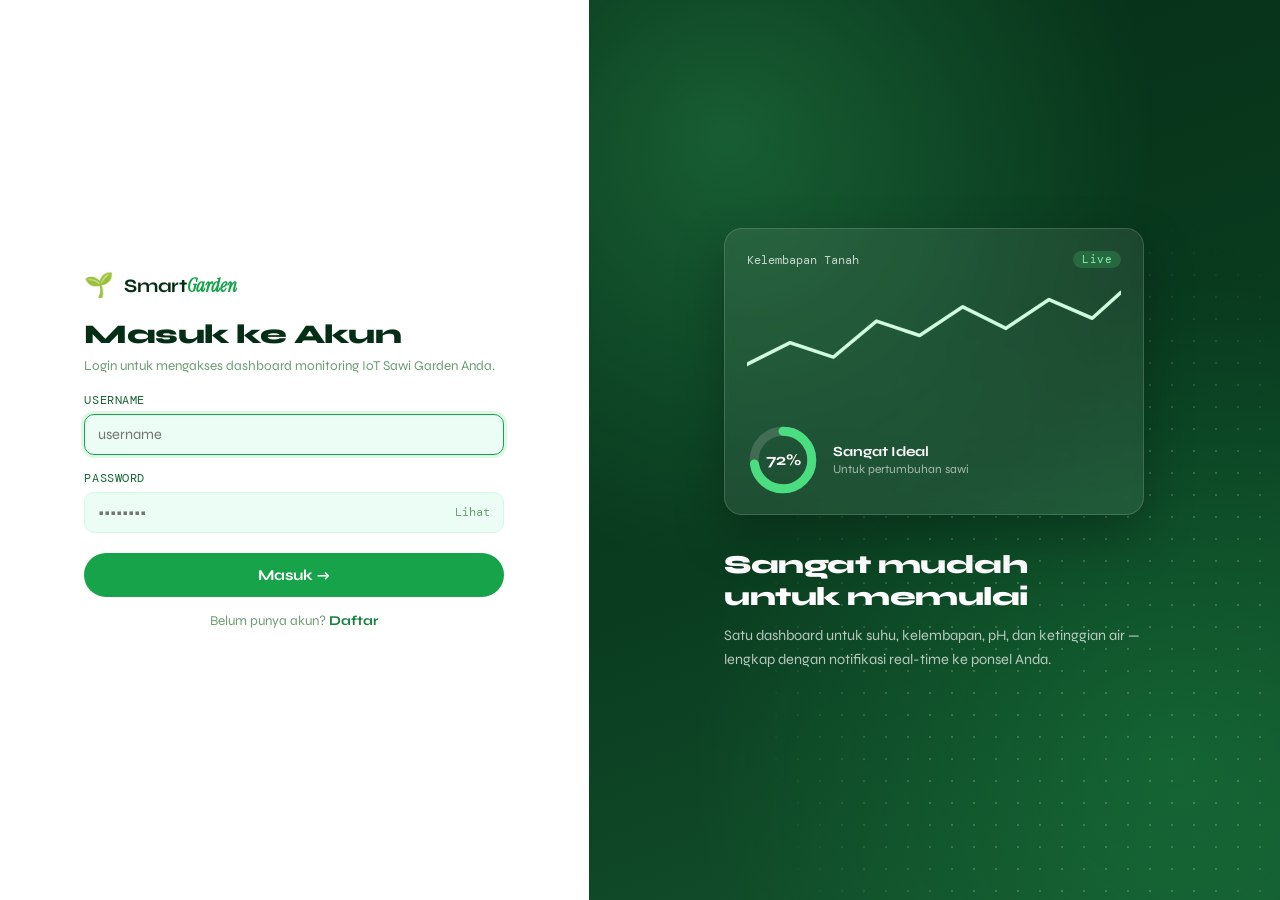
<file: index.html>
<!DOCTYPE html>
<html lang="id">
<head>
<meta charset="UTF-8" />
<title>SmartGarden</title>
<script>
  // Titik masuk situs: lempar ke dashboard kalau sudah login,
  // atau ke halaman login kalau belum.
  window.location.replace(
    localStorage.getItem('sgAuthToken') ? 'dashboard.html' : 'login.html'
  );
</script>
</head>
<body></body>
</html>
</file>
<file: auth-style.css>
:root {
  --green-100: #f0fdf4;
  --green-200: #bbf7d0;
  --green-300: #86efac;
  --green-400: #22c55e;
  --green-500: #16a34a;
  --green-600: #15803d;
  --green-700: #14532d;
  --green-900: #052e16;
  --red-500: #ef4444;
  --bg: #f0fdf4;
  --bg2: #ecfdf5;
  --surface: #ffffff;
  --border: #d1fae5;
  --border2: #a7f3d0;
  --text-primary: #052e16;
  --text-secondary: #166534;
  --text-muted: #6b9e73;
  --mono: "DM Mono", monospace;
  --display: "Syne", sans-serif;
  --serif: "Instrument Serif", serif;
  --radius: 20px;
  --radius-sm: 10px;
  --shadow: 0 4px 24px rgba(22, 101, 52, 0.1);
}
*,
*::before,
*::after {
  box-sizing: border-box;
  margin: 0;
  padding: 0;
}
html,
body {
  height: 100%;
}
body {
  min-height: 100vh;
  font-family: var(--display);
  color: var(--text-primary);
  background: var(--bg);
}

/* ── Shell: 2 kolom (form kiri, ilustrasi kanan) ── */
.auth-shell {
  min-height: 100vh;
  display: grid;
  grid-template-columns: minmax(360px, 46%) 1fr;
}

/* ── Kolom kiri: form ── */
.auth-form-col {
  min-height: 100vh;
  overflow-y: auto;
  display: flex;
  align-items: center;
  justify-content: center;
  padding: 32px;
  background: var(--surface);
}
.auth-form-wrap {
  width: 100%;
  max-width: 420px;
}

.login-logo {
  display: flex;
  align-items: center;
  gap: 10px;
  margin-bottom: 18px;
}
.login-logo .leaf {
  font-size: 24px;
}
.login-logo .name {
  font-size: 19px;
  font-weight: 700;
  letter-spacing: -0.02em;
}
.login-logo .name em {
  color: var(--green-500);
  font-style: italic;
  font-family: var(--serif);
}

/* ── Tombol Install / Download Aplikasi (pojok kanan atas) ── */
.install-app-btn {
  position: fixed;
  top: 18px;
  right: 18px;
  z-index: 50;
  display: flex;
  align-items: center;
  justify-content: center;
  width: 40px;
  height: 40px;
  background: rgba(34, 197, 94, 0.1);
  border: 1px solid rgba(34, 197, 94, 0.3);
  border-radius: 50%;
  color: #16a34a;
  cursor: pointer;
  transition: all 0.2s ease;
}

.install-app-btn:hover {
  background: rgba(34, 197, 94, 0.18);
  border-color: #22c55e;
  transform: translateY(-1px);
}

.install-app-btn:disabled {
  opacity: 0.6;
  cursor: not-allowed;
  transform: none;
}

h1 {
  font-size: 27px;
  font-weight: 800;
  letter-spacing: -0.02em;
  margin-bottom: 6px;
}
.subtitle {
  color: var(--text-muted);
  font-size: 13.5px;
  margin-bottom: 16px;
  line-height: 1.55;
}

form {
  display: flex;
  flex-direction: column;
}
.field {
  margin-bottom: 16px;
  flex: 1;
  min-width: 0;
}
.field-row {
  display: flex;
  gap: 12px;
}
.field-row .field {
  margin-bottom: 16px;
}

label {
  display: block;
  font-family: var(--mono);
  font-size: 11.5px;
  text-transform: uppercase;
  letter-spacing: 0.05em;
  color: var(--text-secondary);
  margin-bottom: 6px;
}
input[type="text"],
input[type="password"],
input[type="email"] {
  width: 100%;
  padding: 11px 13px;
  font-size: 14.5px;
  font-family: var(--display);
  border: 1.5px solid var(--border);
  border-radius: var(--radius-sm);
  background: var(--bg2);
  color: var(--text-primary);
  outline: none;
  transition:
    border-color 0.2s,
    box-shadow 0.2s;
}
input:focus {
  border-color: var(--green-500);
  box-shadow: 0 0 0 3px rgba(34, 197, 94, 0.15);
}

.password-wrap {
  position: relative;
}
.password-wrap input {
  padding-right: 68px;
}
.toggle-pw {
  position: absolute;
  right: 10px;
  top: 50%;
  transform: translateY(-50%);
  background: none;
  border: none;
  cursor: pointer;
  font-size: 12px;
  color: var(--text-muted);
  font-family: var(--mono);
  padding: 4px;
}

.checkbox-row {
  display: flex;
  align-items: flex-start;
  gap: 8px;
  font-size: 13px;
  color: var(--text-muted);
  margin: 4px 0 14px;
  cursor: pointer;
  line-height: 1.5;
}
.checkbox-row input {
  margin-top: 3px;
  accent-color: var(--green-500);
}
.checkbox-row a {
  color: var(--green-600);
  text-decoration: underline;
}

.btn-submit {
  width: 100%;
  padding: 13px;
  margin-top: 4px;
  background: var(--green-500);
  color: #fff;
  font-weight: 700;
  font-size: 15px;
  border: none;
  border-radius: 100px;
  cursor: pointer;
  transition:
    background 0.2s,
    transform 0.15s;
  font-family: var(--display);
}
.btn-submit:hover {
  background: var(--green-600);
  transform: translateY(-1px);
}
.btn-submit:active {
  transform: translateY(0);
}

.alert {
  display: flex;
  align-items: center;
  gap: 8px;
  background: rgba(239, 68, 68, 0.08);
  border: 1px solid rgba(239, 68, 68, 0.3);
  color: var(--red-500);
  padding: 10px 14px;
  border-radius: var(--radius-sm);
  font-size: 13px;
  margin-bottom: 18px;
}
.alert.success {
  background: rgba(34, 197, 94, 0.1);
  border-color: var(--border2);
  color: var(--green-700);
}

.switch-link {
  margin-top: 16px;
  font-size: 13.5px;
  color: var(--text-muted);
  text-align: center;
}
.switch-link a {
  color: var(--green-600);
  font-weight: 700;
  text-decoration: none;
}
.switch-link a:hover {
  text-decoration: underline;
}

.demo-hint {
  margin-top: 16px;
  padding: 10px 14px;
  background: var(--bg2);
  border: 1px dashed var(--border2);
  border-radius: var(--radius-sm);
  font-family: var(--mono);
  font-size: 11.5px;
  color: var(--text-muted);
  line-height: 1.7;
}
.demo-hint b {
  color: var(--text-secondary);
}

/* ── Kolom kanan: panel ilustrasi hijau tua ── */
.auth-visual-col {
  position: relative;
  overflow: hidden;
  background:
    radial-gradient(
      circle at 20% 15%,
      rgba(74, 222, 128, 0.25),
      transparent 45%
    ),
    radial-gradient(circle at 85% 85%, rgba(34, 197, 94, 0.2), transparent 50%),
    linear-gradient(
      160deg,
      var(--green-900) 0%,
      #0a3d20 55%,
      var(--green-700) 100%
    );
  display: flex;
  align-items: center;
  justify-content: center;
  padding: 48px;
}
.visual-dotgrid {
  position: absolute;
  inset: 0;
  background-image: radial-gradient(
    rgba(255, 255, 255, 0.18) 1.4px,
    transparent 1.4px
  );
  background-size: 22px 22px;
  -webkit-mask-image: radial-gradient(
    ellipse 70% 70% at 75% 75%,
    black 40%,
    transparent 75%
  );
  mask-image: radial-gradient(
    ellipse 70% 70% at 75% 75%,
    black 40%,
    transparent 75%
  );
  pointer-events: none;
}
.visual-content {
  position: relative;
  z-index: 1;
  max-width: 420px;
  color: #fff;
}

.visual-card {
  background: rgba(255, 255, 255, 0.08);
  border: 1px solid rgba(255, 255, 255, 0.15);
  border-radius: 18px;
  padding: 22px 22px 18px;
  backdrop-filter: blur(6px);
  margin-bottom: 34px;
  box-shadow: 0 20px 50px rgba(0, 0, 0, 0.25);
}
.visual-card-header {
  display: flex;
  align-items: center;
  justify-content: space-between;
  font-family: var(--mono);
  font-size: 12px;
  color: rgba(255, 255, 255, 0.75);
  margin-bottom: 10px;
}
.visual-badge {
  background: rgba(74, 222, 128, 0.2);
  color: #86efac;
  padding: 2px 9px;
  border-radius: 100px;
  font-size: 10.5px;
  letter-spacing: 0.05em;
}
.visual-chart {
  width: 100%;
  height: auto;
  display: block;
  margin-bottom: 16px;
}
.visual-ring-row {
  display: flex;
  align-items: center;
  gap: 14px;
}
.visual-ring-label .v-title {
  font-size: 14px;
  font-weight: 700;
}
.visual-ring-label .v-sub {
  font-size: 12px;
  color: rgba(255, 255, 255, 0.6);
  margin-top: 2px;
}

.visual-content h2 {
  font-size: 26px;
  font-weight: 800;
  letter-spacing: -0.02em;
  margin-bottom: 10px;
  line-height: 1.25;
}
.visual-content p {
  font-size: 14.5px;
  color: rgba(255, 255, 255, 0.7);
  line-height: 1.65;
}

@media (max-width: 860px) {
  .auth-shell {
    grid-template-columns: 1fr;
    position: relative;
    background:
      radial-gradient(
        circle at 20% 15%,
        rgba(74, 222, 128, 0.25),
        transparent 45%
      ),
      radial-gradient(
        circle at 85% 85%,
        rgba(34, 197, 94, 0.2),
        transparent 50%
      ),
      linear-gradient(
        160deg,
        var(--green-900) 0%,
        #0a3d20 55%,
        var(--green-700) 100%
      );
  }
  /* Titik-titik dekoratif, meniru tekstur panel ilustrasi desktop */
  .auth-shell::before {
    content: "";
    position: absolute;
    inset: 0;
    background-image: radial-gradient(
      rgba(255, 255, 255, 0.16) 1.4px,
      transparent 1.4px
    );
    background-size: 22px 22px;
    -webkit-mask-image: radial-gradient(
      ellipse 80% 60% at 50% 0%,
      black 40%,
      transparent 80%
    );
    mask-image: radial-gradient(
      ellipse 80% 60% at 50% 0%,
      black 40%,
      transparent 80%
    );
    pointer-events: none;
  }
  .auth-visual-col {
    display: none;
  }
  .auth-form-col {
    position: relative;
    z-index: 1;
    padding: 32px 20px;
    background: transparent;
  }
  /* ── Pembatas kotak (card) untuk form di mobile ── */
  .auth-form-wrap {
    background: var(--surface);
    border: 1px solid rgba(255, 255, 255, 0.25);
    border-radius: var(--radius);
    box-shadow: 0 20px 50px rgba(0, 0, 0, 0.35);
    padding: 28px 24px;
  }
}

/* ── Tablet kecil & HP: field-row (Nama+Username, Password+Konfirmasi)
      dipaksa jadi 1 kolom biar input tidak sempit & tombol "Lihat"
      tidak menabrak teks yang diketik ── */
@media (max-width: 600px) {
  html, body {
    overflow-x: hidden;
  }
  .field-row {
    flex-direction: column;
    gap: 0;
  }
  .field-row .field {
    margin-bottom: 16px;
  }
}

/* ── HP kecil (≤ 420px): rapatkan spacing & kecilkan tipografi
      supaya form tidak terasa sesak / overflow ── */
@media (max-width: 420px) {
  .auth-form-col {
    padding: 20px 14px;
  }
  .auth-form-wrap {
    padding: 22px 18px;
    border-radius: var(--radius-sm);
  }
  .login-logo {
    margin-bottom: 14px;
  }
  .login-logo .leaf {
    font-size: 20px;
  }
  .login-logo .name {
    font-size: 17px;
  }
  h1 {
    font-size: 22px;
  }
  .subtitle {
    font-size: 12.5px;
    margin-bottom: 14px;
  }
  input[type="text"],
  input[type="password"],
  input[type="email"] {
    padding: 10px 12px;
    font-size: 14px;
  }
  .password-wrap input {
    padding-right: 60px;
  }
  .toggle-pw {
    font-size: 11px;
  }
  .btn-submit {
    padding: 12px;
    font-size: 14.5px;
  }
  .demo-hint {
    font-size: 11px;
    padding: 8px 12px;
  }
}
</file>
